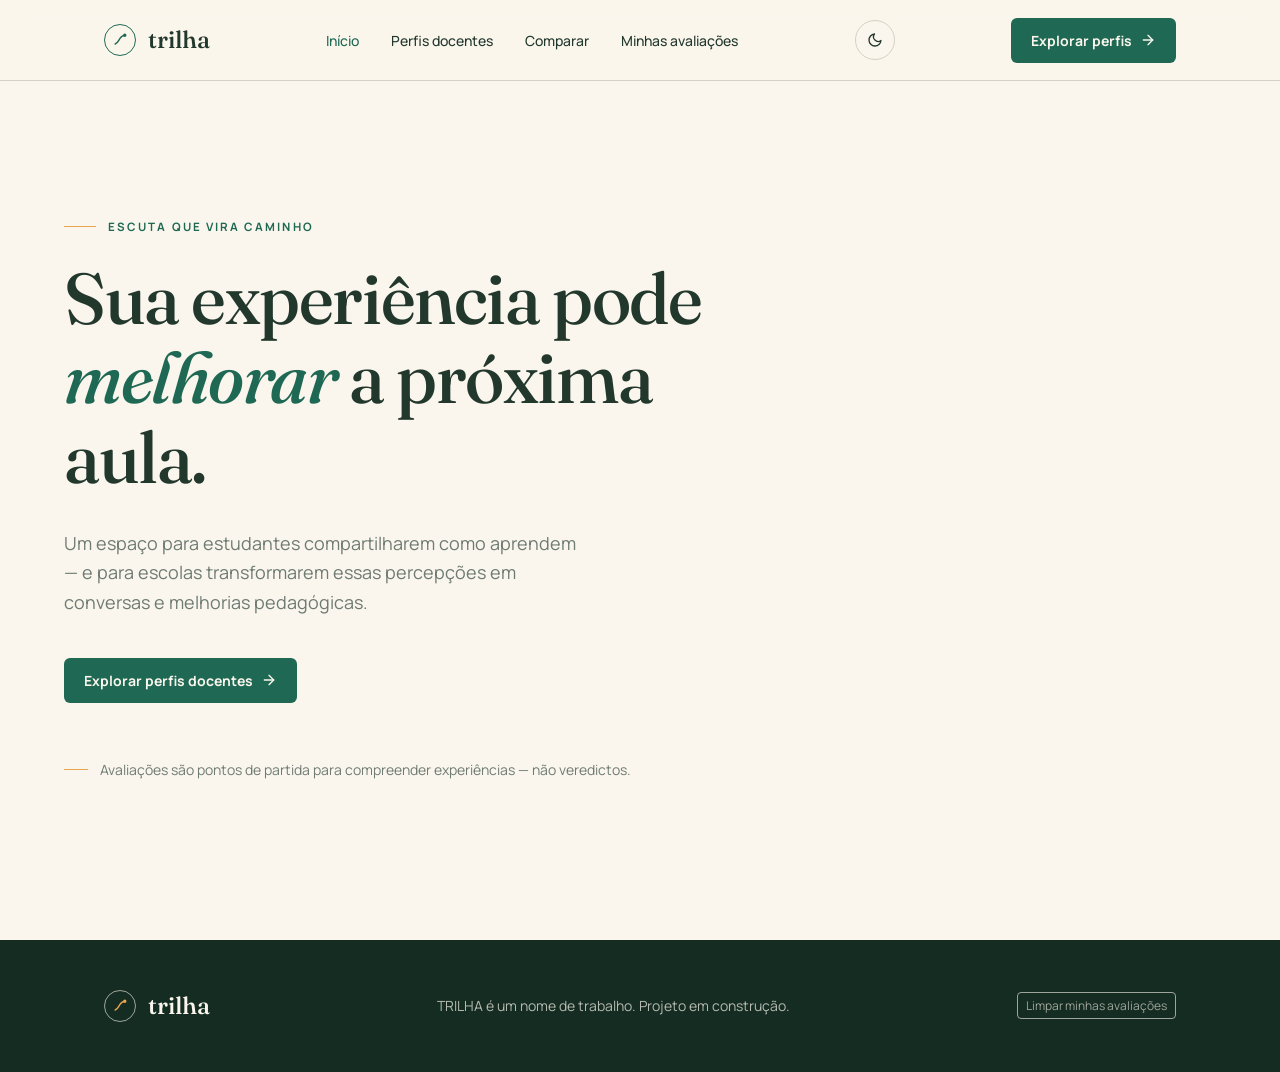
<file: assets/index.html>
<!doctype html>
<html lang="pt-BR">
  <head>
    <meta charset="utf-8" />
    <meta name="viewport" content="width=device-width, initial-scale=1" />
    <title>Trilha — Escuta que vira caminho</title>
    <script>
      if (localStorage.getItem("trilha.theme") === "dark") {
        document.documentElement.classList.add("dark");
      }
    </script>
    <link rel="preconnect" href="https://fonts.googleapis.com" />
    <link rel="preconnect" href="https://fonts.gstatic.com" crossorigin />
    <link
      rel="stylesheet"
      href="https://fonts.googleapis.com/css2?family=Fraunces:ital,opsz,wght@0,9..144,400;0,9..144,500;0,9..144,600;1,9..144,400&family=Manrope:wght@400;500;600;700&display=swap"
    />
    <link rel="stylesheet" href="styles.css" />
  </head>
  <body>
    <header class="site-header">
      <div class="container site-header__inner">
        <a href="index.html" class="brand">
          <span class="brand__mark">
            <svg viewBox="0 0 20 20" fill="none" stroke="currentColor" stroke-width="1.8" stroke-linecap="round">
              <path d="M4 15c3-1 4-4 6-7s3-4 6-4" />
              <circle cx="16" cy="4" r="1.2" fill="currentColor" />
            </svg>
          </span>
          <span class="brand__name">trilha</span>
        </a>
        <nav class="site-nav">
          <a href="index.html" aria-current="page">Início</a>
          <a href="professores.html">Perfis docentes</a>
          <a href="minhas-avaliacoes.html">Minhas avaliações</a>
        </nav>
        <a href="professores.html" class="btn btn--primary">
          Explorar perfis
          <svg viewBox="0 0 24 24" fill="none" stroke="currentColor" stroke-width="2" stroke-linecap="round" stroke-linejoin="round">
            <line x1="5" y1="12" x2="19" y2="12" />
            <polyline points="12 5 19 12 12 19" />
          </svg>
        </a>
      </div>
    </header>

    <main class="hero container">
      <p class="eyebrow">Escuta que vira caminho</p>
      <h1>Sua experiência pode <em>melhorar</em> a próxima aula.</h1>
      <p class="hero__lead">
        Um espaço para estudantes compartilharem como aprendem — e para escolas
        transformarem essas percepções em conversas e melhorias pedagógicas.
      </p>
      <div class="hero__actions">
        <a href="professores.html" class="btn btn--primary">
          Explorar perfis docentes
          <svg viewBox="0 0 24 24" fill="none" stroke="currentColor" stroke-width="2" stroke-linecap="round" stroke-linejoin="round">
            <line x1="5" y1="12" x2="19" y2="12" />
            <polyline points="12 5 19 12 12 19" />
          </svg>
        </a>
      </div>
      <p class="hero__note">
        Avaliações são pontos de partida para compreender experiências — não
        veredictos.
      </p>
    </main>

    <footer class="site-footer">
      <div class="container site-footer__inner">
        <a href="index.html" class="brand">
          <span class="brand__mark">
            <svg viewBox="0 0 20 20" fill="none" stroke="currentColor" stroke-width="1.8" stroke-linecap="round">
              <path d="M4 15c3-1 4-4 6-7s3-4 6-4" />
              <circle cx="16" cy="4" r="1.2" fill="currentColor" />
            </svg>
          </span>
          <span class="brand__name">trilha</span>
        </a>
        <p>TRILHA é um nome de trabalho. Projeto em construção.</p>
      </div>
    </footer>

    <script src="data.js"></script>
    <script src="app.js"></script>
  </body>
</html>
</file>
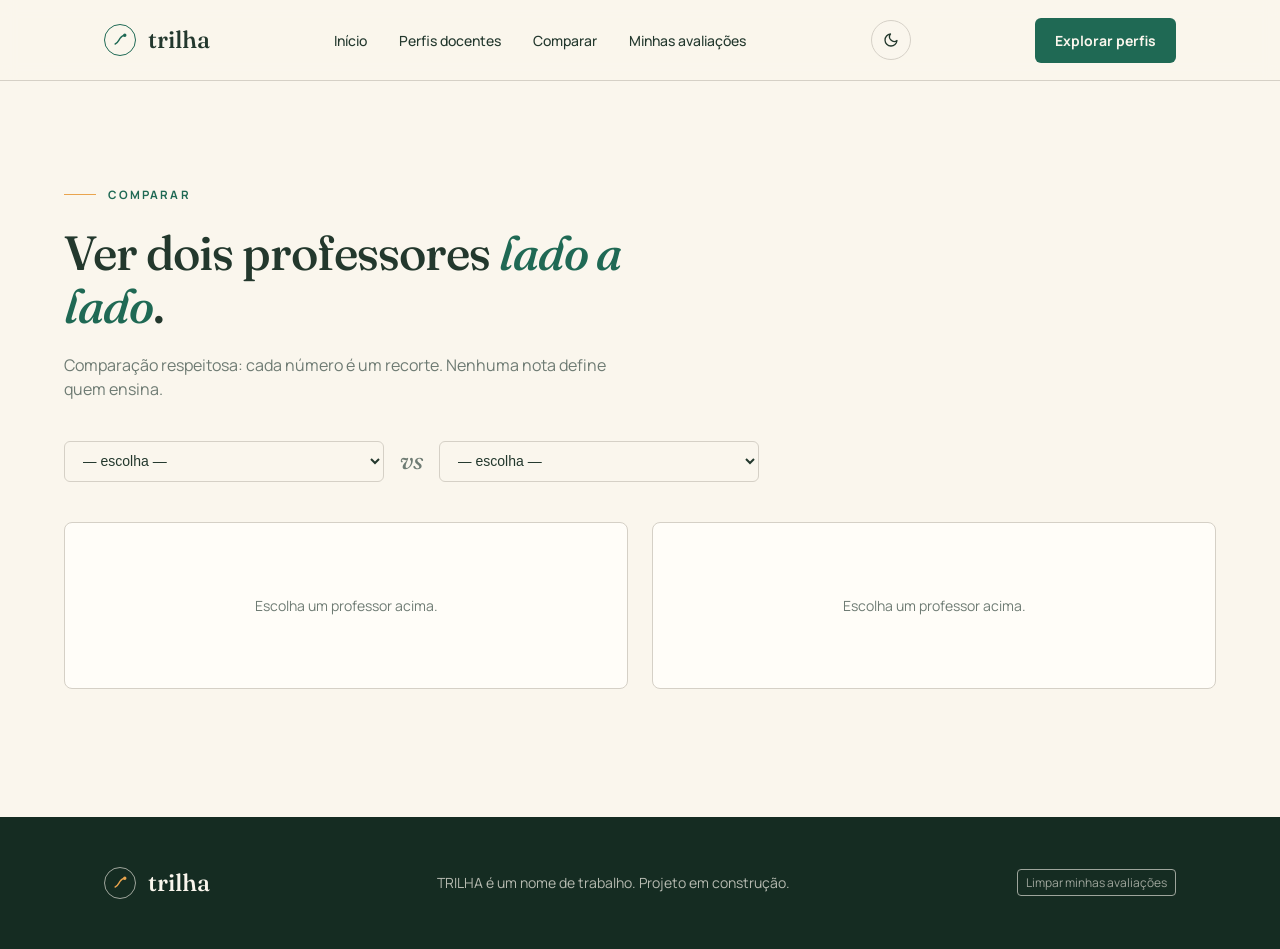
<file: assets/comparar.html>
<!doctype html>
<html lang="pt-BR">
  <head>
    <meta charset="utf-8" />
    <meta name="viewport" content="width=device-width, initial-scale=1" />
    <title>Comparar professores — Trilha</title>
    <script>
      if (localStorage.getItem("trilha.theme") === "dark") {
        document.documentElement.classList.add("dark");
      }
    </script>
    <link rel="preconnect" href="https://fonts.googleapis.com" />
    <link rel="preconnect" href="https://fonts.gstatic.com" crossorigin />
    <link
      rel="stylesheet"
      href="https://fonts.googleapis.com/css2?family=Fraunces:ital,opsz,wght@0,9..144,400;0,9..144,500;0,9..144,600;1,9..144,400&family=Manrope:wght@400;500;600;700&display=swap"
    />
    <link rel="stylesheet" href="styles.css" />
  </head>
  <body>
    <header class="site-header">
      <div class="container site-header__inner">
        <a href="index.html" class="brand">
          <span class="brand__mark">
            <svg viewBox="0 0 20 20" fill="none" stroke="currentColor" stroke-width="1.8" stroke-linecap="round">
              <path d="M4 15c3-1 4-4 6-7s3-4 6-4" />
              <circle cx="16" cy="4" r="1.2" fill="currentColor" />
            </svg>
          </span>
          <span class="brand__name">trilha</span>
        </a>
        <nav class="site-nav">
          <a href="index.html">Início</a>
          <a href="professores.html">Perfis docentes</a>
          <a href="minhas-avaliacoes.html">Minhas avaliações</a>
        </nav>
        <a href="professores.html" class="btn btn--primary">Explorar perfis</a>
      </div>
    </header>

    <main class="page container">
      <p class="eyebrow">Comparar</p>
      <h1 class="page__title">
        Ver dois professores <em>lado a lado</em>.
      </h1>
      <p class="page__lead">
        Comparação respeitosa: cada número é um recorte. Nenhuma nota define
        quem ensina.
      </p>

      <div class="compare-pickers">
        <select id="sel-a" aria-label="Primeiro professor"></select>
        <span class="compare-pickers__vs">vs</span>
        <select id="sel-b" aria-label="Segundo professor"></select>
      </div>

      <div class="compare-grid">
        <div id="card-a"></div>
        <div id="card-b"></div>
      </div>
    </main>

    <footer class="site-footer">
      <div class="container site-footer__inner">
        <a href="index.html" class="brand">
          <span class="brand__mark">
            <svg viewBox="0 0 20 20" fill="none" stroke="currentColor" stroke-width="1.8" stroke-linecap="round">
              <path d="M4 15c3-1 4-4 6-7s3-4 6-4" />
              <circle cx="16" cy="4" r="1.2" fill="currentColor" />
            </svg>
          </span>
          <span class="brand__name">trilha</span>
        </a>
        <p>TRILHA é um nome de trabalho. Projeto em construção.</p>
      </div>
    </footer>

    <script src="data.js"></script>
    <script src="app.js"></script>
    <script>
      var selA = document.getElementById("sel-a");
      var selB = document.getElementById("sel-b");
      var cardA = document.getElementById("card-a");
      var cardB = document.getElementById("card-b");

      var DIMENSIONS = [
        { key: "overall", label: "Geral" },
        { key: "clarity", label: "Clareza" },
        { key: "questionsSpace", label: "Dúvidas" },
        { key: "pace", label: "Ritmo" },
      ];

      function fillSelect(sel, current) {
        var html = '<option value="">— escolha —</option>';
        TEACHERS.forEach(function (t) {
          html += '<option value="' + t.slug + '"' + (t.slug === current ? " selected" : "") + ">" + escapeHTML(t.name) + "</option>";
        });
        sel.innerHTML = html;
      }

      var params = new URLSearchParams(window.location.search);
      var slugA = params.get("a") || "";
      var slugB = params.get("b") || "";

      fillSelect(selA, slugA);
      fillSelect(selB, slugB);

      function renderCard(container, teacherSlug, otherSlug) {
        if (!teacherSlug) {
          container.className = "compare-card";
          container.innerHTML = '<p class="compare-card__empty">Escolha um professor acima.</p>';
          return;
        }
        var teacher = findTeacherBySlug(teacherSlug);
        if (!teacher) {
          container.className = "compare-card";
          container.innerHTML = '<p class="compare-card__empty">Professor não encontrado.</p>';
          return;
        }

        var reviews = getReviewsFor(teacher.slug);
        var stats = computeStats(reviews);

        var otherStats = { overall: null, clarity: null, questionsSpace: null, pace: null };
        if (otherSlug) {
          var otherTeacher = findTeacherBySlug(otherSlug);
          if (otherTeacher) {
            otherStats = computeStats(getReviewsFor(otherTeacher.slug));
          }
        }

        var overallValue = stats.overall == null ? "—" : fmtAvg(stats.overall);

        var dimsHtml = DIMENSIONS.map(function (d) {
          var value = stats[d.key];
          var otherValue = otherStats[d.key];
          var isWinner = value != null && otherValue != null && value > otherValue;
          var pct = ((value || 0) / 5) * 100;
          return (
            '<li class="compare-dim">' +
            '<div class="compare-dim__head">' +
            "<span>" + d.label + "</span>" +
            '<span class="compare-dim__value' + (isWinner ? " compare-dim__value--winner" : "") + '">' +
            (value == null ? "—" : fmtAvg(value)) +
            "</span></div>" +
            '<div class="compare-dim__bar"><div class="compare-dim__fill" style="width:' + pct + '%"></div></div>' +
            "</li>"
          );
        }).join("");

        container.className = "compare-card";
        container.innerHTML =
          '<div class="compare-card__head">' +
          avatarHTML(teacher, true) +
          '<div><h2 class="compare-card__name">' + escapeHTML(teacher.name) + "</h2>" +
          '<p class="compare-card__meta">' + escapeHTML(teacher.discipline) + " · " + escapeHTML(teacher.educationLevel) + "</p></div>" +
          "</div>" +
          '<div class="compare-card__overall">' +
          '<span class="compare-card__overall-value">' + overallValue + "</span>" +
          '<span class="compare-card__overall-label">' +
          (stats.count === 0 ? "Sem avaliações" : stats.count + " avaliações") +
          "</span></div>" +
          '<ul class="compare-dims">' + dimsHtml + "</ul>" +
          '<a class="compare-card__link" href="professor.html?slug=' + encodeURIComponent(teacher.slug) + '">Ver perfil completo →</a>';
      }

      function render() {
        renderCard(cardA, slugA, slugB);
        renderCard(cardB, slugB, slugA);
        selA.value = slugA;
        selB.value = slugB;
        var newParams = new URLSearchParams();
        if (slugA) newParams.set("a", slugA);
        if (slugB) newParams.set("b", slugB);
        var newUrl = window.location.pathname + (newParams.toString() ? "?" + newParams.toString() : "");
        history.replaceState(null, "", newUrl);
      }

      selA.addEventListener("change", function () { slugA = selA.value; render(); });
      selB.addEventListener("change", function () { slugB = selB.value; render(); });

      render();
    </script>
  </body>
</html>
</file>
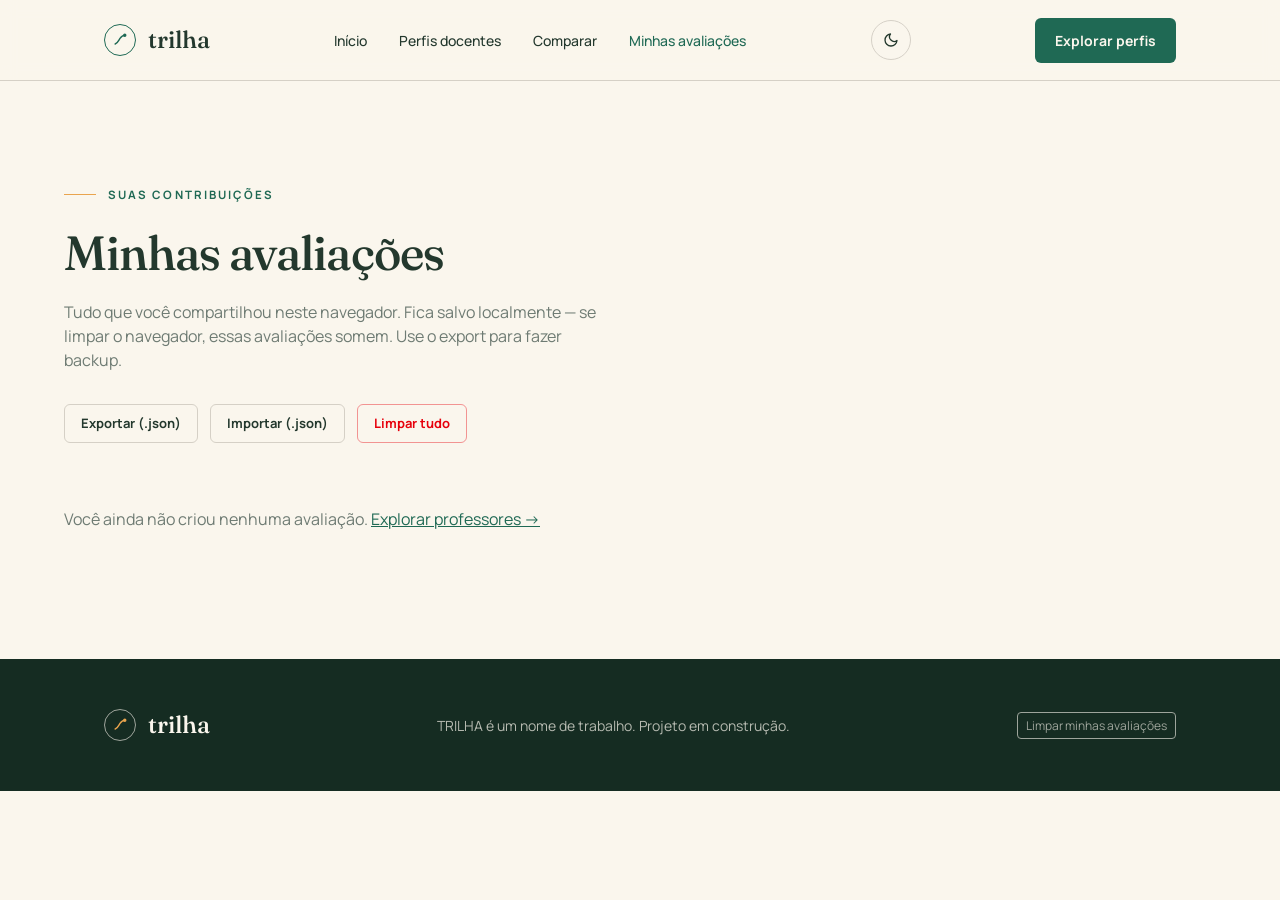
<file: assets/minhas-avaliacoes.html>
<!doctype html>
<html lang="pt-BR">
  <head>
    <meta charset="utf-8" />
    <meta name="viewport" content="width=device-width, initial-scale=1" />
    <title>Minhas avaliações — Trilha</title>
    <script>
      if (localStorage.getItem("trilha.theme") === "dark") {
        document.documentElement.classList.add("dark");
      }
    </script>
    <link rel="preconnect" href="https://fonts.googleapis.com" />
    <link rel="preconnect" href="https://fonts.gstatic.com" crossorigin />
    <link
      rel="stylesheet"
      href="https://fonts.googleapis.com/css2?family=Fraunces:ital,opsz,wght@0,9..144,400;0,9..144,500;0,9..144,600;1,9..144,400&family=Manrope:wght@400;500;600;700&display=swap"
    />
    <link rel="stylesheet" href="styles.css" />
  </head>
  <body>
    <header class="site-header">
      <div class="container site-header__inner">
        <a href="index.html" class="brand">
          <span class="brand__mark">
            <svg viewBox="0 0 20 20" fill="none" stroke="currentColor" stroke-width="1.8" stroke-linecap="round">
              <path d="M4 15c3-1 4-4 6-7s3-4 6-4" />
              <circle cx="16" cy="4" r="1.2" fill="currentColor" />
            </svg>
          </span>
          <span class="brand__name">trilha</span>
        </a>
        <nav class="site-nav">
          <a href="index.html">Início</a>
          <a href="professores.html">Perfis docentes</a>
          <a href="minhas-avaliacoes.html" aria-current="page">Minhas avaliações</a>
        </nav>
        <a href="professores.html" class="btn btn--primary">Explorar perfis</a>
      </div>
    </header>

    <main class="page container">
      <p class="eyebrow">Suas contribuições</p>
      <h1 class="page__title">Minhas avaliações</h1>
      <p class="page__lead">
        Tudo que você compartilhou neste navegador. Fica salvo localmente — se
        limpar o navegador, essas avaliações somem. Use o export para fazer backup.
      </p>

      <div class="page-actions">
        <button type="button" class="btn btn--secondary" id="btn-export" disabled>
          Exportar (.json)
        </button>
        <label class="btn btn--secondary" style="cursor:pointer; margin:0;">
          Importar (.json)
          <input type="file" id="input-import" accept=".json,application/json" style="display:none;" />
        </label>
        <button type="button" class="btn btn--danger" id="btn-clear" disabled>
          Limpar tudo
        </button>
      </div>

      <div id="import-status"></div>

      <ul class="my-reviews-list" id="lista"></ul>
      <p class="empty" id="vazio" hidden>
        Você ainda não criou nenhuma avaliação.
        <a href="professores.html" style="color: var(--primary); text-decoration: underline;">Explorar professores →</a>
      </p>
    </main>

    <footer class="site-footer">
      <div class="container site-footer__inner">
        <a href="index.html" class="brand">
          <span class="brand__mark">
            <svg viewBox="0 0 20 20" fill="none" stroke="currentColor" stroke-width="1.8" stroke-linecap="round">
              <path d="M4 15c3-1 4-4 6-7s3-4 6-4" />
              <circle cx="16" cy="4" r="1.2" fill="currentColor" />
            </svg>
          </span>
          <span class="brand__name">trilha</span>
        </a>
        <p>TRILHA é um nome de trabalho. Projeto em construção.</p>
      </div>
    </footer>

    <script src="data.js"></script>
    <script src="app.js"></script>
    <script>
      var lista = document.getElementById("lista");
      var vazio = document.getElementById("vazio");
      var btnExport = document.getElementById("btn-export");
      var btnClear = document.getElementById("btn-clear");
      var inputImport = document.getElementById("input-import");
      var importStatus = document.getElementById("import-status");

      var starIcon =
        '<svg viewBox="0 0 24 24" fill="currentColor" stroke="none" style="width:0.75rem;height:0.75rem;color:var(--mustard);">' +
        '<polygon points="12 2 15.09 8.26 22 9.27 17 14.14 18.18 21.02 12 17.77 5.82 21.02 7 14.14 2 9.27 8.91 8.26 12 2" />' +
        "</svg>";

      function render() {
        var reviews = readLocalReviews().sort(function (a, b) {
          return b.createdAt.localeCompare(a.createdAt);
        });

        btnExport.disabled = reviews.length === 0;
        btnClear.disabled = reviews.length === 0;

        if (reviews.length === 0) {
          lista.innerHTML = "";
          vazio.hidden = false;
          return;
        }
        vazio.hidden = true;

        lista.innerHTML = reviews
          .map(function (r) {
            var teacher = findTeacherBySlug(r.teacherSlug);
            var teacherName = teacher ? teacher.name : "(professor removido)";
            var teacherInitials = teacher ? teacher.initials : "?";
            var href = teacher ? "professor.html?slug=" + encodeURIComponent(teacher.slug) : "#";

            return (
              '<li class="my-review-card">' +
              '<div class="my-review-card__head">' +
              '<a class="my-review-card__teacher" href="' + href + '">' +
              '<span class="avatar">' + escapeHTML(teacherInitials) + "</span>" +
              '<div><div class="my-review-card__teacher-name">' + escapeHTML(teacherName) + "</div>" +
              '<div class="my-review-card__meta">' + formatRelativeDate(r.createdAt) + "</div></div>" +
              "</a>" +
              '<span class="my-review-card__score">' + starIcon + " " + fmtAvg(r.overall) + "/5</span>" +
              "</div>" +
              '<p class="my-review-card__context">' + escapeHTML(r.context) + "</p>" +
              '<div class="my-review-card__actions">' +
              '<a class="btn btn--secondary" style="padding:0.4rem 0.75rem;font-size:0.75rem;" href="professor.html?slug=' + encodeURIComponent(r.teacherSlug) + "&edit=" + encodeURIComponent(r.id) + '">Editar</a>' +
              '<button type="button" class="btn btn--danger" style="padding:0.4rem 0.75rem;font-size:0.75rem;" data-delete="' + r.id + '">Excluir</button>' +
              "</div>" +
              "</li>"
            );
          })
          .join("");

        lista.querySelectorAll("[data-delete]").forEach(function (btn) {
          btn.addEventListener("click", function () {
            if (confirm("Excluir esta avaliação? Não pode ser desfeito.")) {
              deleteLocalReview(btn.dataset.delete);
              render();
            }
          });
        });
      }

      btnExport.addEventListener("click", exportReviewsJSON);

      btnClear.addEventListener("click", function () {
        if (confirm("Isso vai apagar TODAS as suas avaliações neste navegador. Continuar?")) {
          clearLocalReviews();
          render();
        }
      });

      inputImport.addEventListener("change", function (e) {
        var file = e.target.files[0];
        if (!file) return;
        importReviewsJSON(file, function (err, added) {
          if (err) {
            importStatus.className = "import-status import-status--err";
            importStatus.textContent = "Erro ao importar: " + err.message;
          } else {
            importStatus.className = "import-status import-status--ok";
            importStatus.textContent = added + " avaliação(ões) importada(s).";
            render();
          }
          inputImport.value = "";
        });
      });

      render();
    </script>
  </body>
</html>
</file>
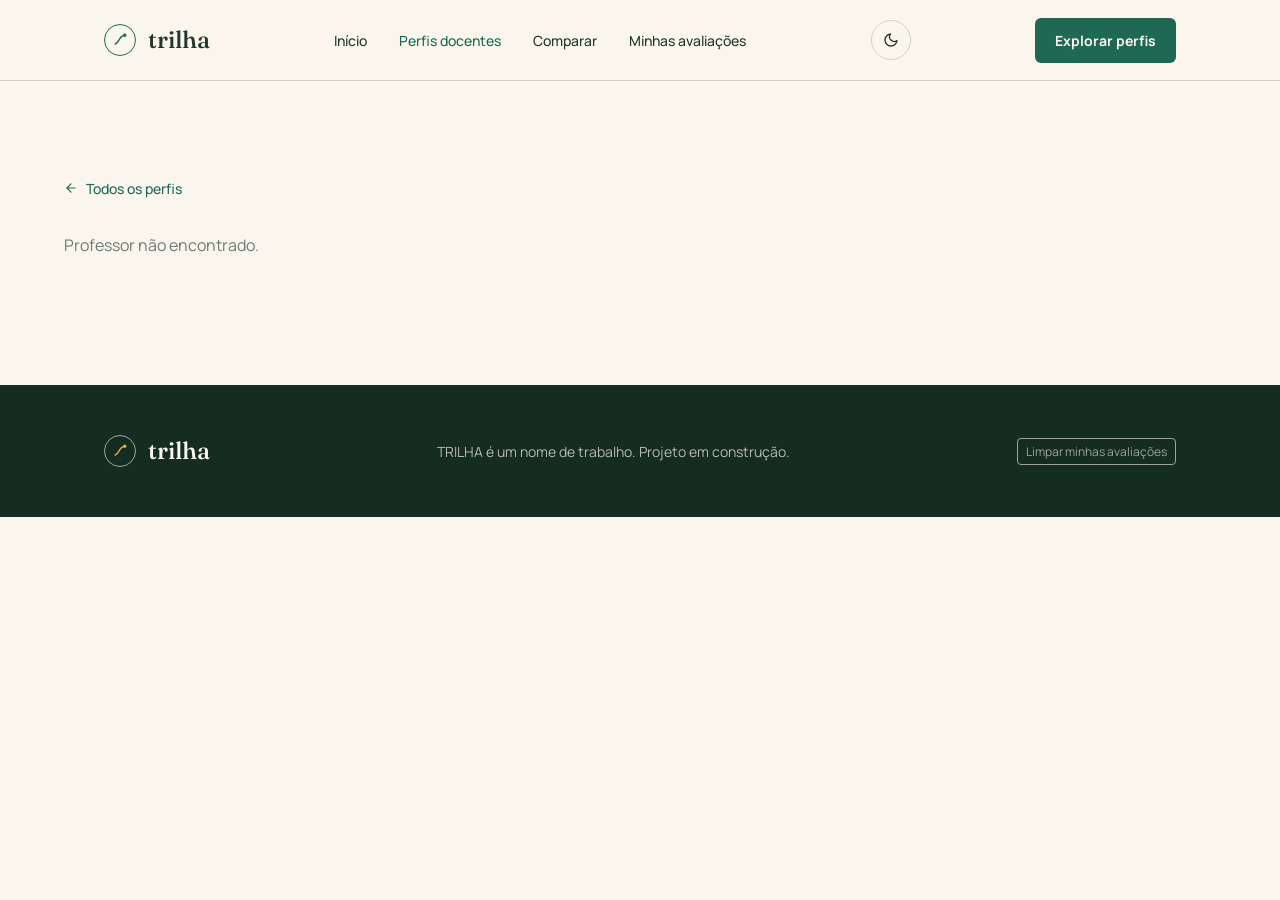
<file: assets/professor.html>
<!doctype html>
<html lang="pt-BR">
  <head>
    <meta charset="utf-8" />
    <meta name="viewport" content="width=device-width, initial-scale=1" />
    <title>Perfil docente — Trilha</title>
    <script>
      if (localStorage.getItem("trilha.theme") === "dark") {
        document.documentElement.classList.add("dark");
      }
    </script>
    <link rel="preconnect" href="https://fonts.googleapis.com" />
    <link rel="preconnect" href="https://fonts.gstatic.com" crossorigin />
    <link
      rel="stylesheet"
      href="https://fonts.googleapis.com/css2?family=Fraunces:ital,opsz,wght@0,9..144,400;0,9..144,500;0,9..144,600;1,9..144,400&family=Manrope:wght@400;500;600;700&display=swap"
    />
    <link rel="stylesheet" href="styles.css" />
  </head>
  <body>
    <header class="site-header">
      <div class="container site-header__inner">
        <a href="index.html" class="brand">
          <span class="brand__mark">
            <svg viewBox="0 0 20 20" fill="none" stroke="currentColor" stroke-width="1.8" stroke-linecap="round">
              <path d="M4 15c3-1 4-4 6-7s3-4 6-4" />
              <circle cx="16" cy="4" r="1.2" fill="currentColor" />
            </svg>
          </span>
          <span class="brand__name">trilha</span>
        </a>
        <nav class="site-nav">
          <a href="index.html">Início</a>
          <a href="professores.html" aria-current="page">Perfis docentes</a>
          <a href="minhas-avaliacoes.html">Minhas avaliações</a>
        </nav>
        <a href="professores.html" class="btn btn--primary">Explorar perfis</a>
      </div>
    </header>

    <main class="page container" id="page-content"></main>

    <footer class="site-footer">
      <div class="container site-footer__inner">
        <a href="index.html" class="brand">
          <span class="brand__mark">
            <svg viewBox="0 0 20 20" fill="none" stroke="currentColor" stroke-width="1.8" stroke-linecap="round">
              <path d="M4 15c3-1 4-4 6-7s3-4 6-4" />
              <circle cx="16" cy="4" r="1.2" fill="currentColor" />
            </svg>
          </span>
          <span class="brand__name">trilha</span>
        </a>
        <p>TRILHA é um nome de trabalho. Projeto em construção.</p>
      </div>
    </footer>

    <script src="data.js"></script>
    <script src="app.js"></script>
    <script>
      var pageContent = document.getElementById("page-content");
      var MIN_CONTEXT = 30;
      var MAX_CONTEXT = 2000;

      var DIMENSIONS = [
        { key: "overall", label: "Geral", hint: "Uma leitura ampla da experiência" },
        { key: "clarity", label: "Clareza nas aulas", hint: "A explicação fazia sentido para você?" },
        { key: "questionsSpace", label: "Espaço para dúvidas", hint: "Sentiu-se à vontade para perguntar?" },
        { key: "pace", label: "Ritmo de aprendizagem", hint: "O ritmo combinou com o seu jeito de aprender?" },
      ];

      var starIcon =
        '<svg viewBox="0 0 24 24" fill="currentColor" stroke="none">' +
        '<polygon points="12 2 15.09 8.26 22 9.27 17 14.14 18.18 21.02 12 17.77 5.82 21.02 7 14.14 2 9.27 8.91 8.26 12 2" />' +
        "</svg>";

      var thumbsUpIcon =
        '<svg viewBox="0 0 24 24" fill="none" stroke="currentColor" stroke-width="2" stroke-linecap="round" stroke-linejoin="round">' +
        '<path d="M14 9V5a3 3 0 0 0-3-3l-4 9v11h11.28a2 2 0 0 0 2-1.7l1.38-9a2 2 0 0 0-2-2.3zM7 22H4a2 2 0 0 1-2-2v-7a2 2 0 0 1 2-2h3" />' +
        "</svg>";

      var editIcon =
        '<svg viewBox="0 0 24 24" fill="none" stroke="currentColor" stroke-width="2" stroke-linecap="round" stroke-linejoin="round">' +
        '<path d="M11 4H4a2 2 0 0 0-2 2v14a2 2 0 0 0 2 2h14a2 2 0 0 0 2-2v-7" />' +
        '<path d="M18.5 2.5a2.121 2.121 0 0 1 3 3L12 15l-4 1 1-4 9.5-9.5z" />' +
        "</svg>";

      var trashIcon =
        '<svg viewBox="0 0 24 24" fill="none" stroke="currentColor" stroke-width="2" stroke-linecap="round" stroke-linejoin="round">' +
        '<polyline points="3 6 5 6 21 6" />' +
        '<path d="M19 6l-1 14a2 2 0 0 1-2 2H8a2 2 0 0 1-2-2L5 6" />' +
        '<path d="M10 11v6M14 11v6" />' +
        '<path d="M9 6V4a1 1 0 0 1 1-1h4a1 1 0 0 1 1 1v2" />' +
        "</svg>";

      var backArrow =
        '<svg viewBox="0 0 24 24" fill="none" stroke="currentColor" stroke-width="2" stroke-linecap="round" stroke-linejoin="round">' +
        '<line x1="19" y1="12" x2="5" y2="12" />' +
        '<polyline points="12 19 5 12 12 5" />' +
        "</svg>";

      var params = new URLSearchParams(window.location.search);
      var slug = params.get("slug") || "";
      var editId = params.get("edit") || "";
      var teacher = findTeacherBySlug(slug);
      var sortMode = "recentes";

      var editingReview = null;
      if (editId && teacher && isLocalReview(editId)) {
        var r = findReviewById(editId);
        if (r && r.teacherSlug === teacher.slug) editingReview = r;
      }

      if (!teacher) {
        pageContent.innerHTML =
          '<a href="professores.html" class="back-link">' + backArrow + " Todos os perfis</a>" +
          '<p class="empty">Professor não encontrado.</p>';
      } else {
        renderProfile();
      }

      function renderDistribution(reviews) {
        var dist = computeDistribution(reviews);
        var max = Math.max(dist[5], dist[4], dist[3], dist[2], dist[1], 1);
        var rows = "";
        [5, 4, 3, 2, 1].forEach(function (n) {
          var count = dist[n];
          var pct = (count / max) * 100;
          rows +=
            '<div class="distribution__row">' +
            '<span class="distribution__label">' + n + starIcon + "</span>" +
            '<div class="distribution__bar"><div class="distribution__fill" style="width:' + pct + '%"></div></div>' +
            '<span class="distribution__count">' + count + "</span>" +
            "</div>";
        });
        return '<div class="distribution"><h3>Distribuição de notas</h3>' + rows + "</div>";
      }

      function renderReview(r) {
        var autor = r.authorName || "Estudante anônimo";
        var isOwn = isLocalReview(r.id);
        var voted = hasVotedHelpful(r.id);
        var helpfulCount = getHelpfulCount(r);

        var actionsHtml = "";
        if (isOwn) {
          actionsHtml =
            '<div class="review-actions">' +
            '<a class="review-action-btn" href="professor.html?slug=' + encodeURIComponent(teacher.slug) + "&edit=" + encodeURIComponent(r.id) + '">' +
            editIcon + " Editar</a>" +
            '<button type="button" class="review-action-btn review-action-btn--danger" data-delete="' + r.id + '">' +
            trashIcon + " Excluir</button>" +
            "</div>";
        }

        return (
          '<li class="review">' +
          '<div class="review__head">' +
          "<span>" +
          '<strong class="review__author">' + escapeHTML(autor) + "</strong>" +
          (isOwn ? '<span class="owner-badge">Sua</span>' : "") +
          '<span class="review-date">' + formatRelativeDate(r.createdAt) + "</span>" +
          "</span>" +
          '<span class="review__score">' + fmtAvg(r.overall) + "/5</span>" +
          "</div>" +
          '<p class="review__context">' + escapeHTML(r.context) + "</p>" +
          '<div class="review__footer">' +
          '<button type="button" class="helpful-btn' + (voted ? " helpful-btn--active" : "") + '" data-helpful="' + r.id + '">' +
          thumbsUpIcon + " Útil (" + helpfulCount + ")</button>" +
          actionsHtml +
          "</div>" +
          "</li>"
        );
      }

      function renderProfile() {
        var reviews = getReviewsFor(teacher.slug);
        var stats = computeStats(reviews);
        var sorted = sortReviews(reviews, sortMode);

        var overallValue = stats.overall == null ? "—" : fmtAvg(stats.overall);
        var countLabel =
          stats.count === 0 ? "Ainda sem avaliações" : stats.count + " avaliação(ões) registradas";

        var dimsHtml = DIMENSIONS.filter(function (d) { return d.key !== "overall"; })
          .map(function (d) {
            var value = stats[d.key];
            var pct = ((value || 0) / 5) * 100;
            return (
              '<li class="dimension">' +
              '<div class="dimension__head"><span>' + d.label + "</span>" +
              '<span class="dimension__value">' + (value == null ? "—" : fmtAvg(value)) + "</span></div>" +
              '<div class="dimension__bar"><div class="dimension__fill" style="width: ' + pct + '%"></div></div>' +
              "</li>"
            );
          })
          .join("");

        var distributionHtml = stats.count > 0 ? renderDistribution(reviews) : "";

        var reviewsHtml;
        if (sorted.length === 0) {
          reviewsHtml = '<p class="empty">Nenhuma avaliação ainda. Seja a primeira pessoa a compartilhar uma percepção.</p>';
        } else {
          reviewsHtml = '<ul class="reviews__list">' + sorted.map(renderReview).join("") + "</ul>";
        }

        var sortSelect =
          '<select id="sort-reviews" aria-label="Ordenar avaliações">' +
          '<option value="recentes"' + (sortMode === "recentes" ? " selected" : "") + ">Mais recentes</option>" +
          '<option value="nota-alta"' + (sortMode === "nota-alta" ? " selected" : "") + ">Maior nota</option>" +
          '<option value="nota-baixa"' + (sortMode === "nota-baixa" ? " selected" : "") + ">Menor nota</option>" +
          "</select>";

        var initial = editingReview
          ? {
              authorName: editingReview.authorName || "",
              overall: editingReview.overall,
              clarity: editingReview.clarity,
              questionsSpace: editingReview.questionsSpace,
              pace: editingReview.pace,
              context: editingReview.context,
            }
          : { authorName: "", overall: 5, clarity: 4, questionsSpace: 4, pace: 4, context: "" };

        var slidersHtml = DIMENSIONS.map(function (d) {
          var val = initial[d.key];
          return (
            '<div class="slider-row">' +
            '<div class="slider-row__head"><label for="dim-' + d.key + '">' + d.label + "</label>" +
            '<span class="field__value" id="val-' + d.key + '">' + val + "</span></div>" +
            '<input id="dim-' + d.key + '" type="range" min="1" max="5" step="1" value="' + val + '" data-dim="' + d.key + '" />' +
            '<p class="field__hint">' + d.hint + "</p>" +
            "</div>"
          );
        }).join("");

        var editNotice = editingReview
          ? '<div class="edit-notice">Você está editando sua avaliação. <a href="professor.html?slug=' + encodeURIComponent(teacher.slug) + '">Cancelar edição</a></div>'
          : "";

        var formTitle = editingReview ? "Editar sua avaliação" : "Compartilhe sua percepção";
        var submitLabel = editingReview ? "Salvar alterações" : "Enviar avaliação";

        var contextLen = initial.context.length;
        var submitDisabled = contextLen < MIN_CONTEXT ? " disabled" : "";

        pageContent.innerHTML =
          '<a href="professores.html" class="back-link">' + backArrow + " Todos os perfis</a>" +
          '<header class="profile-header">' +
          avatarHTML(teacher, true) +
          "<div><h1>" + escapeHTML(teacher.name) + "</h1>" +
          "<p>" + escapeHTML(teacher.discipline) + " · " + escapeHTML(teacher.educationLevel) + "</p></div>" +
          "</header>" +
          (teacher.bio ? '<p class="profile-bio">' + escapeHTML(teacher.bio) + "</p>" : "") +
          '<section class="stats-card">' +
          '<div class="stats-card__head">' +
          '<span class="stats-card__value">' + overallValue + "</span>" +
          '<div><p class="stats-card__label">Leitura agregada</p>' +
          '<p class="stats-card__count">' + countLabel + "</p></div>" +
          "</div>" +
          '<ul class="dimensions">' + dimsHtml + "</ul>" +
          distributionHtml +
          "</section>" +
          '<section class="reviews">' +
          "<h2>Avaliações</h2>" +
          '<div class="reviews-toolbar"><span></span>' + sortSelect + "</div>" +
          reviewsHtml +
          "</section>" +
          '<section class="review-form" id="form-section">' +
          editNotice +
          "<h2>" + formTitle + "</h2>" +
          "<p>Sua avaliação é um recorte — não um veredito.</p>" +
          '<div id="form-banner"></div>' +
          '<form id="review-form" novalidate>' +
          '<div class="field" id="field-author">' +
          '<label for="author">Seu nome (opcional)</label>' +
          '<input id="author" type="text" placeholder="Deixe em branco para anônimo" maxlength="80" value="' + escapeHTML(initial.authorName) + '" />' +
          "</div>" +
          slidersHtml +
          '<div class="field" id="field-context">' +
          '<label for="context">Conte como foi aprender</label>' +
          '<textarea id="context" maxlength="' + MAX_CONTEXT + '" rows="4" placeholder="O que ajudou, o que poderia mudar, em qual contexto.">' + escapeHTML(initial.context) + '</textarea>' +
          '<p class="field__hint" id="char-count">' + contextLen + "/" + MAX_CONTEXT + " caracteres (mínimo " + MIN_CONTEXT + ")</p>" +
          '<p class="error-text" id="erro-context" hidden></p>' +
          "</div>" +
          '<button type="submit" class="btn btn--primary" id="submit-btn"' + submitDisabled + ">" + submitLabel + "</button>" +
          "</form></section>";

        bindForm();
        document.getElementById("sort-reviews").addEventListener("change", function (e) {
          sortMode = e.target.value;
          renderProfile();
        });

        pageContent.querySelectorAll('[data-helpful]').forEach(function (btn) {
          btn.addEventListener("click", function () {
            toggleHelpful(btn.dataset.helpful);
            renderProfile();
          });
        });

        pageContent.querySelectorAll('[data-delete]').forEach(function (btn) {
          btn.addEventListener("click", function () {
            if (confirm("Excluir esta avaliação? Não pode ser desfeito.")) {
              deleteLocalReview(btn.dataset.delete);
              if (editId === btn.dataset.delete) {
                window.location.href = "professor.html?slug=" + encodeURIComponent(teacher.slug);
                return;
              }
              renderProfile();
            }
          });
        });

        if (editingReview) {
          var formSection = document.getElementById("form-section");
          if (formSection) formSection.scrollIntoView({ behavior: "smooth", block: "start" });
        }
      }

      function bindForm() {
        var form = document.getElementById("review-form");
        var submitBtn = document.getElementById("submit-btn");
        var context = document.getElementById("context");
        var charCount = document.getElementById("char-count");
        var erroContext = document.getElementById("erro-context");
        var fieldContext = document.getElementById("field-context");
        var authorInput = document.getElementById("author");

        form.querySelectorAll('input[type="range"]').forEach(function (input) {
          var key = input.dataset.dim;
          var display = document.getElementById("val-" + key);
          display.textContent = input.value;
          input.addEventListener("input", function () {
            display.textContent = input.value;
          });
        });

        function validar() {
          var len = context.value.trim().length;
          charCount.textContent = len + "/" + MAX_CONTEXT + " caracteres (mínimo " + MIN_CONTEXT + ")";
          if (len > 0 && len < MIN_CONTEXT) {
            fieldContext.classList.add("field--invalid");
            charCount.classList.add("char-count--invalid");
            erroContext.hidden = false;
            erroContext.textContent = "Escreva pelo menos " + MIN_CONTEXT + " caracteres para dar contexto.";
            submitBtn.disabled = true;
          } else {
            fieldContext.classList.remove("field--invalid");
            charCount.classList.remove("char-count--invalid");
            erroContext.hidden = true;
            submitBtn.disabled = len === 0;
          }
        }
        context.addEventListener("input", validar);
        validar();

        form.addEventListener("submit", function (e) {
          e.preventDefault();
          if (context.value.trim().length < MIN_CONTEXT) return;

          var payload = {
            authorName: authorInput.value.trim(),
            overall: Number(form.querySelector('[data-dim="overall"]').value),
            clarity: Number(form.querySelector('[data-dim="clarity"]').value),
            questionsSpace: Number(form.querySelector('[data-dim="questionsSpace"]').value),
            pace: Number(form.querySelector('[data-dim="pace"]').value),
            context: context.value.trim(),
          };

          if (editingReview) {
            updateLocalReview(editingReview.id, payload);
            window.location.href = "professor.html?slug=" + encodeURIComponent(teacher.slug);
          } else {
            payload.teacherSlug = teacher.slug;
            addLocalReview(payload);
            renderProfile();
            var banner = document.getElementById("form-banner");
            banner.innerHTML =
              '<div class="success-banner">' +
              '<svg viewBox="0 0 24 24" fill="none" stroke="currentColor" stroke-width="2" stroke-linecap="round" stroke-linejoin="round">' +
              '<path d="M22 11.08V12a10 10 0 1 1-5.93-9.14" /><polyline points="22 4 12 14.01 9 11.01" /></svg>' +
              "Avaliação enviada. Obrigado por contribuir com contexto.</div>";
            banner.scrollIntoView({ behavior: "smooth", block: "center" });
          }
        });
      }
    </script>
  </body>
</html>
</file>
<file: assets/styles.css>
/* ============================================================
   Reset + base
   ============================================================ */
*,
*::before,
*::after {
  box-sizing: border-box;
  margin: 0;
  padding: 0;
}

:root {
  --radius: 0.375rem;
  --background: oklch(0.973 0.012 85);
  --foreground: oklch(0.32 0.035 160);
  --card: oklch(0.993 0.006 85);
  --primary: oklch(0.47 0.08 170);
  --primary-foreground: oklch(0.973 0.012 85);
  --secondary: oklch(0.932 0.022 85);
  --muted-foreground: oklch(0.57 0.02 160);
  --accent: oklch(0.91 0.035 135);
  --destructive: oklch(0.577 0.245 27.325);
  --border: oklch(0.86 0.015 85);
  --input: oklch(0.86 0.015 85);
  --mustard: oklch(0.77 0.13 70);
  --forest: oklch(0.27 0.035 165);
  --font-serif: "Fraunces", Georgia, serif;
  --font-sans: "Manrope", system-ui, -apple-system, sans-serif;
}

html {
  scroll-behavior: smooth;
}

body {
  font-family: var(--font-sans);
  background: var(--background);
  color: var(--foreground);
  line-height: 1.5;
  min-height: 100vh;
  -webkit-font-smoothing: antialiased;
}

h1, h2, h3, h4 {
  font-family: var(--font-serif);
  font-weight: 500;
  letter-spacing: -0.02em;
  line-height: 1.1;
}

a {
  color: inherit;
  text-decoration: none;
}

button {
  font-family: inherit;
  cursor: pointer;
  border: none;
  background: none;
}

input, textarea {
  font-family: inherit;
  font-size: 0.875rem;
}

.container {
  width: 100%;
  max-width: 72rem;
  margin: 0 auto;
  padding: 0 1.5rem;
}

@media (min-width: 768px) {
  .container { padding: 0 2.5rem; }
}

.eyebrow {
  font-family: var(--font-sans);
  font-size: 0.72rem;
  font-weight: 700;
  letter-spacing: 0.18em;
  text-transform: uppercase;
  color: var(--primary);
  display: inline-flex;
  align-items: center;
  gap: 0.75rem;
}

.eyebrow::before {
  content: "";
  display: block;
  width: 2rem;
  height: 1px;
  background: var(--mustard);
}

.sr-only {
  position: absolute;
  width: 1px;
  height: 1px;
  overflow: hidden;
  clip: rect(0, 0, 0, 0);
}

/* Header */
.site-header {
  position: sticky;
  top: 0;
  z-index: 40;
  border-bottom: 1px solid var(--border);
  background: oklch(0.973 0.012 85 / 0.95);
  backdrop-filter: blur(8px);
}

.site-header__inner {
  display: flex;
  align-items: center;
  justify-content: space-between;
  gap: 1.5rem;
  height: 5rem;
}

.brand {
  display: flex;
  align-items: center;
  gap: 0.75rem;
}

.brand__mark {
  display: flex;
  align-items: center;
  justify-content: center;
  width: 2rem;
  height: 2rem;
  border-radius: 999px;
  border: 1px solid var(--primary);
}

.brand__mark svg {
  width: 1rem;
  height: 1rem;
  color: var(--primary);
}

.brand__name {
  font-family: var(--font-serif);
  font-size: 1.5rem;
  font-weight: 500;
}

.site-nav {
  display: none;
  align-items: center;
  gap: 2rem;
  font-size: 0.875rem;
  font-weight: 500;
}

.site-nav a:hover,
.site-nav a[aria-current="page"] {
  color: var(--primary);
}

@media (min-width: 1024px) {
  .site-nav { display: flex; }
}

/* Buttons */
.btn {
  display: inline-flex;
  align-items: center;
  justify-content: center;
  gap: 0.5rem;
  padding: 0.75rem 1.25rem;
  border-radius: var(--radius);
  font-size: 0.875rem;
  font-weight: 700;
  transition: background-color 150ms, color 150ms;
}

.btn--primary {
  background: var(--primary);
  color: var(--primary-foreground);
}

.btn--primary:hover { background: var(--foreground); }

.btn--primary:disabled {
  opacity: 0.5;
  cursor: not-allowed;
}

.btn svg {
  width: 1rem;
  height: 1rem;
}

/* Landing */
.hero {
  padding: 6rem 0 8rem;
}

@media (min-width: 768px) {
  .hero { padding: 8rem 0 10rem; }
}

.hero h1 {
  font-size: clamp(2.75rem, 6vw, 4.5rem);
  max-width: 42rem;
  margin-top: 1.5rem;
}

.hero h1 em {
  color: var(--primary);
  font-style: italic;
}

.hero__lead {
  max-width: 32rem;
  margin-top: 2rem;
  font-size: 1.125rem;
  line-height: 1.65;
  color: var(--muted-foreground);
}

.hero__actions {
  display: flex;
  flex-wrap: wrap;
  align-items: center;
  gap: 1.5rem;
  margin-top: 2.5rem;
}

.hero__note {
  display: flex;
  align-items: center;
  gap: 0.75rem;
  max-width: 36rem;
  margin-top: 3.5rem;
  font-size: 0.875rem;
  color: var(--muted-foreground);
}

.hero__note::before {
  content: "";
  display: block;
  flex-shrink: 0;
  width: 1.5rem;
  height: 1px;
  background: var(--mustard);
}

/* Page */
.page {
  padding: 4rem 0 6rem;
}

@media (min-width: 768px) {
  .page { padding: 6rem 0 8rem; }
}

.page__title {
  font-size: clamp(2rem, 4vw, 3rem);
  max-width: 40rem;
  margin-top: 1.5rem;
}

.page__title em {
  color: var(--primary);
  font-style: italic;
}

.page__lead {
  max-width: 34rem;
  margin-top: 1.25rem;
  color: var(--muted-foreground);
}

/* Search */
.search-form {
  display: flex;
  gap: 0.5rem;
  max-width: 36rem;
  margin-top: 2.5rem;
}

.search-form input {
  flex: 1;
  min-width: 0;
  padding: 0.75rem 1rem;
  border-radius: var(--radius);
  border: 1px solid var(--input);
  background: var(--background);
  color: var(--foreground);
  outline: none;
}

.search-form input:focus { border-color: var(--primary); }

.search-form button {
  padding: 0 1rem;
  border-radius: var(--radius);
  background: var(--primary);
  color: var(--primary-foreground);
  display: flex;
  align-items: center;
  justify-content: center;
}

.search-form button:hover { background: var(--foreground); }

.search-form svg {
  width: 1rem;
  height: 1rem;
}

/* Teacher grid */
.teacher-grid {
  display: grid;
  gap: 1rem;
  margin-top: 3rem;
  list-style: none;
}

@media (min-width: 768px) {
  .teacher-grid { grid-template-columns: repeat(2, minmax(0, 1fr)); }
}

.teacher-card {
  display: flex;
  align-items: center;
  gap: 1.25rem;
  padding: 1.5rem;
  border-radius: 0.5rem;
  border: 1px solid var(--border);
  background: var(--card);
  transition: border-color 150ms;
}

.teacher-card:hover { border-color: var(--primary); }

.avatar {
  display: flex;
  align-items: center;
  justify-content: center;
  flex-shrink: 0;
  width: 3.5rem;
  height: 3.5rem;
  border-radius: 999px;
  background: var(--accent);
  font-family: var(--font-serif);
  font-size: 1.125rem;
  color: var(--primary);
  position: relative;
  overflow: hidden;
}

.avatar--lg {
  width: 5rem;
  height: 5rem;
  font-size: 1.5rem;
}

.avatar__initials {
  position: absolute;
  inset: 0;
  display: flex;
  align-items: center;
  justify-content: center;
  font-family: var(--font-serif);
  font-size: inherit;
  color: var(--primary);
}

.avatar__img {
  position: absolute;
  inset: 0;
  width: 100%;
  height: 100%;
  object-fit: cover;
  z-index: 1;
}

.teacher-card__body { flex: 1; min-width: 0; }

.teacher-card__name {
  font-size: 1.125rem;
  font-weight: 500;
  font-family: var(--font-sans);
  letter-spacing: 0;
}

.teacher-card__meta {
  font-size: 0.875rem;
  color: var(--muted-foreground);
}

.teacher-card__stats {
  margin-top: 0.25rem;
  font-size: 0.75rem;
  color: var(--muted-foreground);
}

.teacher-card__arrow {
  color: var(--primary);
  flex-shrink: 0;
  width: 1rem;
  height: 1rem;
}

.empty {
  color: var(--muted-foreground);
  margin-top: 2rem;
}

/* Detail page */
.back-link {
  display: inline-flex;
  align-items: center;
  gap: 0.5rem;
  font-size: 0.875rem;
  font-weight: 500;
  color: var(--primary);
}

.back-link:hover { text-decoration: underline; }

.back-link svg {
  width: 0.875rem;
  height: 0.875rem;
}

.profile-header {
  display: flex;
  align-items: flex-start;
  gap: 1.5rem;
  margin-top: 1.5rem;
}

.profile-header h1 {
  font-size: clamp(1.75rem, 4vw, 2.25rem);
}

.profile-header p {
  margin-top: 0.25rem;
  color: var(--muted-foreground);
}

.profile-bio {
  max-width: 42rem;
  margin-top: 1.5rem;
  color: var(--muted-foreground);
}

.stats-card {
  margin-top: 2.5rem;
  padding: 1.5rem;
  border-radius: 0.5rem;
  border: 1px solid var(--border);
  background: var(--card);
}

.stats-card__head {
  display: flex;
  align-items: baseline;
  gap: 1rem;
  padding-bottom: 1rem;
  border-bottom: 1px solid var(--border);
}

.stats-card__value {
  font-family: var(--font-serif);
  font-size: 3rem;
  line-height: 1;
}

.stats-card__label {
  font-size: 0.7rem;
  font-weight: 700;
  letter-spacing: 0.15em;
  text-transform: uppercase;
  color: var(--muted-foreground);
}

.stats-card__count {
  font-size: 0.875rem;
  color: var(--muted-foreground);
}

.dimensions {
  display: grid;
  gap: 1rem;
  margin-top: 1.25rem;
  list-style: none;
}

@media (min-width: 768px) {
  .dimensions { grid-template-columns: repeat(3, minmax(0, 1fr)); }
}

.dimension__head {
  display: flex;
  justify-content: space-between;
  font-size: 0.875rem;
}

.dimension__value { font-weight: 700; }

.dimension__bar {
  margin-top: 0.375rem;
  height: 0.375rem;
  overflow: hidden;
  border-radius: 999px;
  background: var(--accent);
}

.dimension__fill {
  height: 100%;
  background: var(--primary);
  border-radius: 999px;
}

/* Reviews */
.reviews {
  margin-top: 3rem;
}

.reviews h2 { font-size: 1.5rem; }

.reviews__list {
  display: grid;
  gap: 0.75rem;
  margin-top: 1rem;
  list-style: none;
}

.review {
  padding: 1.25rem;
  border-radius: 0.5rem;
  border: 1px solid var(--border);
  background: var(--card);
}

.review__head {
  display: flex;
  align-items: center;
  justify-content: space-between;
  gap: 0.75rem;
}

.review__author {
  font-size: 0.875rem;
  font-weight: 600;
}

.review__score {
  font-size: 0.75rem;
  font-weight: 700;
  color: var(--primary);
}

.review__context {
  margin-top: 0.5rem;
  font-size: 0.875rem;
  line-height: 1.65;
}

/* Form */
.review-form {
  margin-top: 3rem;
  padding: 1.5rem;
  border-radius: 0.5rem;
  border: 1px solid var(--border);
  background: var(--secondary);
}

@media (min-width: 768px) {
  .review-form { padding: 2rem; }
}

.review-form h2 { font-size: 1.5rem; }

.review-form > p {
  margin-top: 0.25rem;
  font-size: 0.875rem;
  color: var(--muted-foreground);
}

.review-form form {
  display: grid;
  gap: 1.5rem;
  margin-top: 1.25rem;
}

.field {
  display: grid;
  gap: 0.5rem;
}

.field label {
  font-size: 0.875rem;
  font-weight: 500;
}

.field input[type="text"],
.field textarea {
  width: 100%;
  padding: 0.5rem 0.75rem;
  border-radius: var(--radius);
  border: 1px solid var(--input);
  background: var(--background);
  color: var(--foreground);
  outline: none;
}

.field input[type="text"]:focus,
.field textarea:focus {
  border-color: var(--primary);
}

.field textarea {
  resize: vertical;
  min-height: 6rem;
}

.field__hint {
  font-size: 0.75rem;
  color: var(--muted-foreground);
}

.slider-row {
  display: grid;
  gap: 0.5rem;
}

.slider-row__head {
  display: flex;
  align-items: baseline;
  justify-content: space-between;
}

.slider-row__head label { font-size: 0.875rem; font-weight: 500; }

.field__value {
  font-family: var(--font-serif);
  font-size: 1.5rem;
  color: var(--primary);
}

.slider-row input[type="range"] {
  width: 100%;
  accent-color: var(--primary);
}

.success-banner {
  display: flex;
  align-items: flex-start;
  gap: 0.5rem;
  padding: 0.75rem;
  border-radius: var(--radius);
  border: 1px solid oklch(0.47 0.08 170 / 0.3);
  background: var(--background);
  color: var(--primary);
  font-size: 0.875rem;
  margin-top: 1rem;
}

.success-banner svg {
  flex-shrink: 0;
  width: 1rem;
  height: 1rem;
  margin-top: 0.125rem;
}

/* Footer */
.site-footer {
  padding: 3rem 0;
  background: var(--forest);
  color: var(--primary-foreground);
}

.site-footer__inner {
  display: flex;
  flex-wrap: wrap;
  align-items: center;
  justify-content: space-between;
  gap: 1.5rem;
}

.site-footer p {
  font-size: 0.875rem;
  opacity: 0.7;
  max-width: 24rem;
}

.site-footer .brand__name { color: var(--primary-foreground); }
.site-footer .brand__mark { border-color: oklch(0.973 0.012 85 / 0.6); }
.site-footer .brand__mark svg { color: var(--mustard); }

/* ============================================================
   FASE 1 — filtros, distribuição, badges, validação
   ============================================================ */

.filters-bar {
  display: flex;
  flex-wrap: wrap;
  gap: 0.75rem;
  margin-top: 1rem;
  align-items: center;
}

.filters-bar select {
  padding: 0.55rem 0.85rem;
  border-radius: var(--radius);
  border: 1px solid var(--input);
  background: var(--background);
  color: var(--foreground);
  font-size: 0.875rem;
  outline: none;
  cursor: pointer;
}

.filters-bar select:focus { border-color: var(--primary); }

.results-count {
  margin-top: 1.5rem;
  font-size: 0.875rem;
  color: var(--muted-foreground);
}

.review-date {
  font-size: 0.75rem;
  color: var(--muted-foreground);
  margin-left: 0.5rem;
}

.reviews-toolbar {
  display: flex;
  flex-wrap: wrap;
  align-items: center;
  justify-content: space-between;
  gap: 0.75rem;
  margin-top: 1rem;
}

.reviews-toolbar select {
  padding: 0.5rem 0.75rem;
  border-radius: var(--radius);
  border: 1px solid var(--input);
  background: var(--background);
  color: var(--foreground);
  font-size: 0.875rem;
  cursor: pointer;
}

.distribution {
  margin-top: 1.5rem;
  padding-top: 1.5rem;
  border-top: 1px solid var(--border);
}

.distribution h3 {
  font-size: 0.75rem;
  font-weight: 700;
  letter-spacing: 0.15em;
  text-transform: uppercase;
  color: var(--muted-foreground);
  margin-bottom: 0.75rem;
}

.distribution__row {
  display: grid;
  grid-template-columns: 2.5rem 1fr 2rem;
  align-items: center;
  gap: 0.75rem;
  margin-bottom: 0.5rem;
  font-size: 0.875rem;
}

.distribution__label {
  display: flex;
  align-items: center;
  gap: 0.25rem;
  color: var(--muted-foreground);
}

.distribution__label svg {
  width: 0.75rem;
  height: 0.75rem;
  color: var(--mustard);
}

.distribution__bar {
  height: 0.5rem;
  overflow: hidden;
  border-radius: 999px;
  background: var(--secondary);
}

.distribution__fill {
  height: 100%;
  background: var(--primary);
  border-radius: 999px;
}

.distribution__count {
  text-align: right;
  font-size: 0.75rem;
  color: var(--muted-foreground);
}

.error-text {
  font-size: 0.75rem;
  color: var(--destructive);
  margin-top: 0.25rem;
}

.field--invalid input,
.field--invalid textarea {
  border-color: var(--destructive) !important;
}

.char-count--invalid {
  color: var(--destructive);
}

/* ============================================================
   FASE 2 — edição, votos úteis, minhas avaliações
   ============================================================ */

.review__footer {
  display: flex;
  align-items: center;
  justify-content: space-between;
  gap: 0.75rem;
  margin-top: 0.75rem;
  padding-top: 0.75rem;
  border-top: 1px solid var(--border);
}

.helpful-btn {
  display: inline-flex;
  align-items: center;
  gap: 0.375rem;
  padding: 0.25rem 0.625rem;
  border-radius: 999px;
  border: 1px solid var(--border);
  background: var(--background);
  color: var(--muted-foreground);
  font-size: 0.75rem;
  font-weight: 500;
  transition: all 150ms;
}

.helpful-btn:hover {
  border-color: var(--primary);
  color: var(--primary);
}

.helpful-btn svg {
  width: 0.75rem;
  height: 0.75rem;
}

.helpful-btn--active {
  border-color: var(--primary);
  background: var(--accent);
  color: var(--primary);
}

.review-actions {
  display: flex;
  gap: 0.5rem;
}

.review-action-btn {
  display: inline-flex;
  align-items: center;
  gap: 0.25rem;
  padding: 0.25rem 0.5rem;
  border-radius: var(--radius);
  font-size: 0.75rem;
  color: var(--muted-foreground);
  transition: all 150ms;
}

.review-action-btn:hover {
  color: var(--primary);
  background: var(--secondary);
}

.review-action-btn--danger:hover {
  color: var(--destructive);
  background: color-mix(in oklch, var(--destructive) 10%, transparent);
}

.review-action-btn svg {
  width: 0.75rem;
  height: 0.75rem;
}

.owner-badge {
  display: inline-block;
  padding: 0.125rem 0.5rem;
  border-radius: 999px;
  background: var(--accent);
  color: var(--primary);
  font-size: 0.65rem;
  font-weight: 700;
  letter-spacing: 0.05em;
  text-transform: uppercase;
  margin-left: 0.5rem;
}

.edit-notice {
  margin-top: 1rem;
  padding: 0.75rem;
  border-radius: var(--radius);
  background: var(--accent);
  color: var(--primary);
  font-size: 0.875rem;
  display: flex;
  align-items: center;
  justify-content: space-between;
  gap: 0.75rem;
}

.edit-notice a {
  font-weight: 700;
  text-decoration: underline;
}

.page-actions {
  display: flex;
  flex-wrap: wrap;
  gap: 0.75rem;
  margin-top: 2rem;
}

.page-actions .btn {
  padding: 0.55rem 1rem;
  font-size: 0.8125rem;
}

.btn--secondary {
  background: var(--background);
  color: var(--foreground);
  border: 1px solid var(--border);
}

.btn--secondary:hover {
  background: var(--secondary);
}

.btn--danger {
  background: transparent;
  color: var(--destructive);
  border: 1px solid color-mix(in oklch, var(--destructive) 40%, transparent);
}

.btn--danger:hover {
  background: color-mix(in oklch, var(--destructive) 10%, transparent);
}

.my-reviews-list {
  display: grid;
  gap: 1rem;
  margin-top: 2rem;
  list-style: none;
}

.my-review-card {
  padding: 1.5rem;
  border-radius: 0.5rem;
  border: 1px solid var(--border);
  background: var(--card);
}

.my-review-card__head {
  display: flex;
  align-items: flex-start;
  justify-content: space-between;
  gap: 1rem;
}

.my-review-card__teacher {
  display: flex;
  align-items: center;
  gap: 0.75rem;
}

.my-review-card__teacher .avatar {
  width: 2.5rem;
  height: 2.5rem;
  font-size: 0.875rem;
}

.my-review-card__teacher-name {
  font-family: var(--font-sans);
  font-weight: 600;
  font-size: 1rem;
}

.my-review-card__meta {
  font-size: 0.75rem;
  color: var(--muted-foreground);
}

.my-review-card__score {
  display: inline-flex;
  align-items: center;
  gap: 0.25rem;
  font-size: 0.875rem;
  font-weight: 700;
  color: var(--primary);
  flex-shrink: 0;
}

.my-review-card__context {
  margin-top: 0.75rem;
  font-size: 0.875rem;
  line-height: 1.65;
}

.my-review-card__actions {
  display: flex;
  gap: 0.5rem;
  margin-top: 1rem;
  padding-top: 0.75rem;
  border-top: 1px solid var(--border);
}

.import-status {
  margin-top: 1rem;
  padding: 0.75rem;
  border-radius: var(--radius);
  font-size: 0.875rem;
}

.import-status--ok {
  background: var(--accent);
  color: var(--primary);
}

.import-status--err {
  background: color-mix(in oklch, var(--destructive) 10%, transparent);
  color: var(--destructive);
}

/* ============================================================
   FASE 3 — dark mode, avatares, comparar
   ============================================================ */

:root.dark {
  --background: oklch(0.22 0.018 160);
  --foreground: oklch(0.94 0.012 85);
  --card: oklch(0.26 0.020 160);
  --primary: oklch(0.72 0.09 165);
  --primary-foreground: oklch(0.22 0.018 160);
  --secondary: oklch(0.30 0.020 160);
  --muted-foreground: oklch(0.68 0.015 160);
  --accent: oklch(0.36 0.045 145);
  --destructive: oklch(0.65 0.20 27);
  --border: oklch(0.34 0.020 160);
  --input: oklch(0.34 0.020 160);
  --mustard: oklch(0.82 0.14 75);
  --forest: oklch(0.16 0.022 165);
}

.theme-toggle {
  display: inline-flex;
  align-items: center;
  justify-content: center;
  width: 2.5rem;
  height: 2.5rem;
  border-radius: 999px;
  border: 1px solid var(--border);
  background: var(--background);
  color: var(--foreground);
  cursor: pointer;
  transition: all 150ms;
  flex-shrink: 0;
}

.theme-toggle:hover {
  border-color: var(--primary);
  color: var(--primary);
}

.theme-toggle svg {
  width: 1rem;
  height: 1rem;
}

.compare-pickers {
  display: flex;
  flex-wrap: wrap;
  align-items: center;
  gap: 1rem;
  margin-top: 2.5rem;
}

.compare-pickers select {
  flex: 1;
  min-width: 0;
  max-width: 20rem;
  padding: 0.65rem 0.85rem;
  border-radius: var(--radius);
  border: 1px solid var(--input);
  background: var(--background);
  color: var(--foreground);
  font-size: 0.875rem;
  cursor: pointer;
  outline: none;
}

.compare-pickers select:focus { border-color: var(--primary); }

.compare-pickers__vs {
  font-family: var(--font-serif);
  font-size: 1.5rem;
  font-style: italic;
  color: var(--muted-foreground);
  flex-shrink: 0;
}

.compare-grid {
  display: grid;
  gap: 1.5rem;
  margin-top: 2.5rem;
}

@media (min-width: 768px) {
  .compare-grid {
    grid-template-columns: repeat(2, minmax(0, 1fr));
  }
}

.compare-card {
  padding: 1.5rem;
  border-radius: 0.5rem;
  border: 1px solid var(--border);
  background: var(--card);
  display: flex;
  flex-direction: column;
  gap: 1.25rem;
}

.compare-card__head {
  display: flex;
  align-items: center;
  gap: 1rem;
}

.compare-card__name {
  font-family: var(--font-serif);
  font-size: 1.5rem;
  font-weight: 500;
  line-height: 1.1;
}

.compare-card__meta {
  font-size: 0.875rem;
  color: var(--muted-foreground);
}

.compare-card__overall {
  display: flex;
  align-items: baseline;
  gap: 0.75rem;
  padding-bottom: 1rem;
  border-bottom: 1px solid var(--border);
}

.compare-card__overall-value {
  font-family: var(--font-serif);
  font-size: 2.5rem;
  line-height: 1;
}

.compare-card__overall-label {
  font-size: 0.7rem;
  font-weight: 700;
  letter-spacing: 0.15em;
  text-transform: uppercase;
  color: var(--muted-foreground);
}

.compare-dims {
  display: grid;
  gap: 1rem;
  list-style: none;
}

.compare-dim__head {
  display: flex;
  justify-content: space-between;
  align-items: center;
  font-size: 0.875rem;
}

.compare-dim__value {
  font-weight: 700;
  display: inline-flex;
  align-items: center;
  gap: 0.375rem;
}

.compare-dim__value--winner {
  color: var(--primary);
}

.compare-dim__value--winner::after {
  content: "★";
  font-size: 0.7em;
  color: var(--mustard);
}

.compare-dim__bar {
  margin-top: 0.375rem;
  height: 0.375rem;
  border-radius: 999px;
  background: var(--accent);
  overflow: hidden;
}

.compare-dim__fill {
  height: 100%;
  background: var(--primary);
  border-radius: 999px;
}

.compare-card__empty {
  text-align: center;
  padding: 3rem 1rem;
  color: var(--muted-foreground);
  font-size: 0.875rem;
}

.compare-card__link {
  margin-top: auto;
  padding-top: 0.75rem;
  border-top: 1px solid var(--border);
  font-size: 0.875rem;
  font-weight: 500;
  color: var(--primary);
}

.compare-card__link:hover { text-decoration: underline; }

:root.dark .site-header {
  background: oklch(0.22 0.018 160 / 0.95);
}

:root.dark .success-banner {
  border-color: oklch(0.72 0.09 165 / 0.4);
}
</file>
